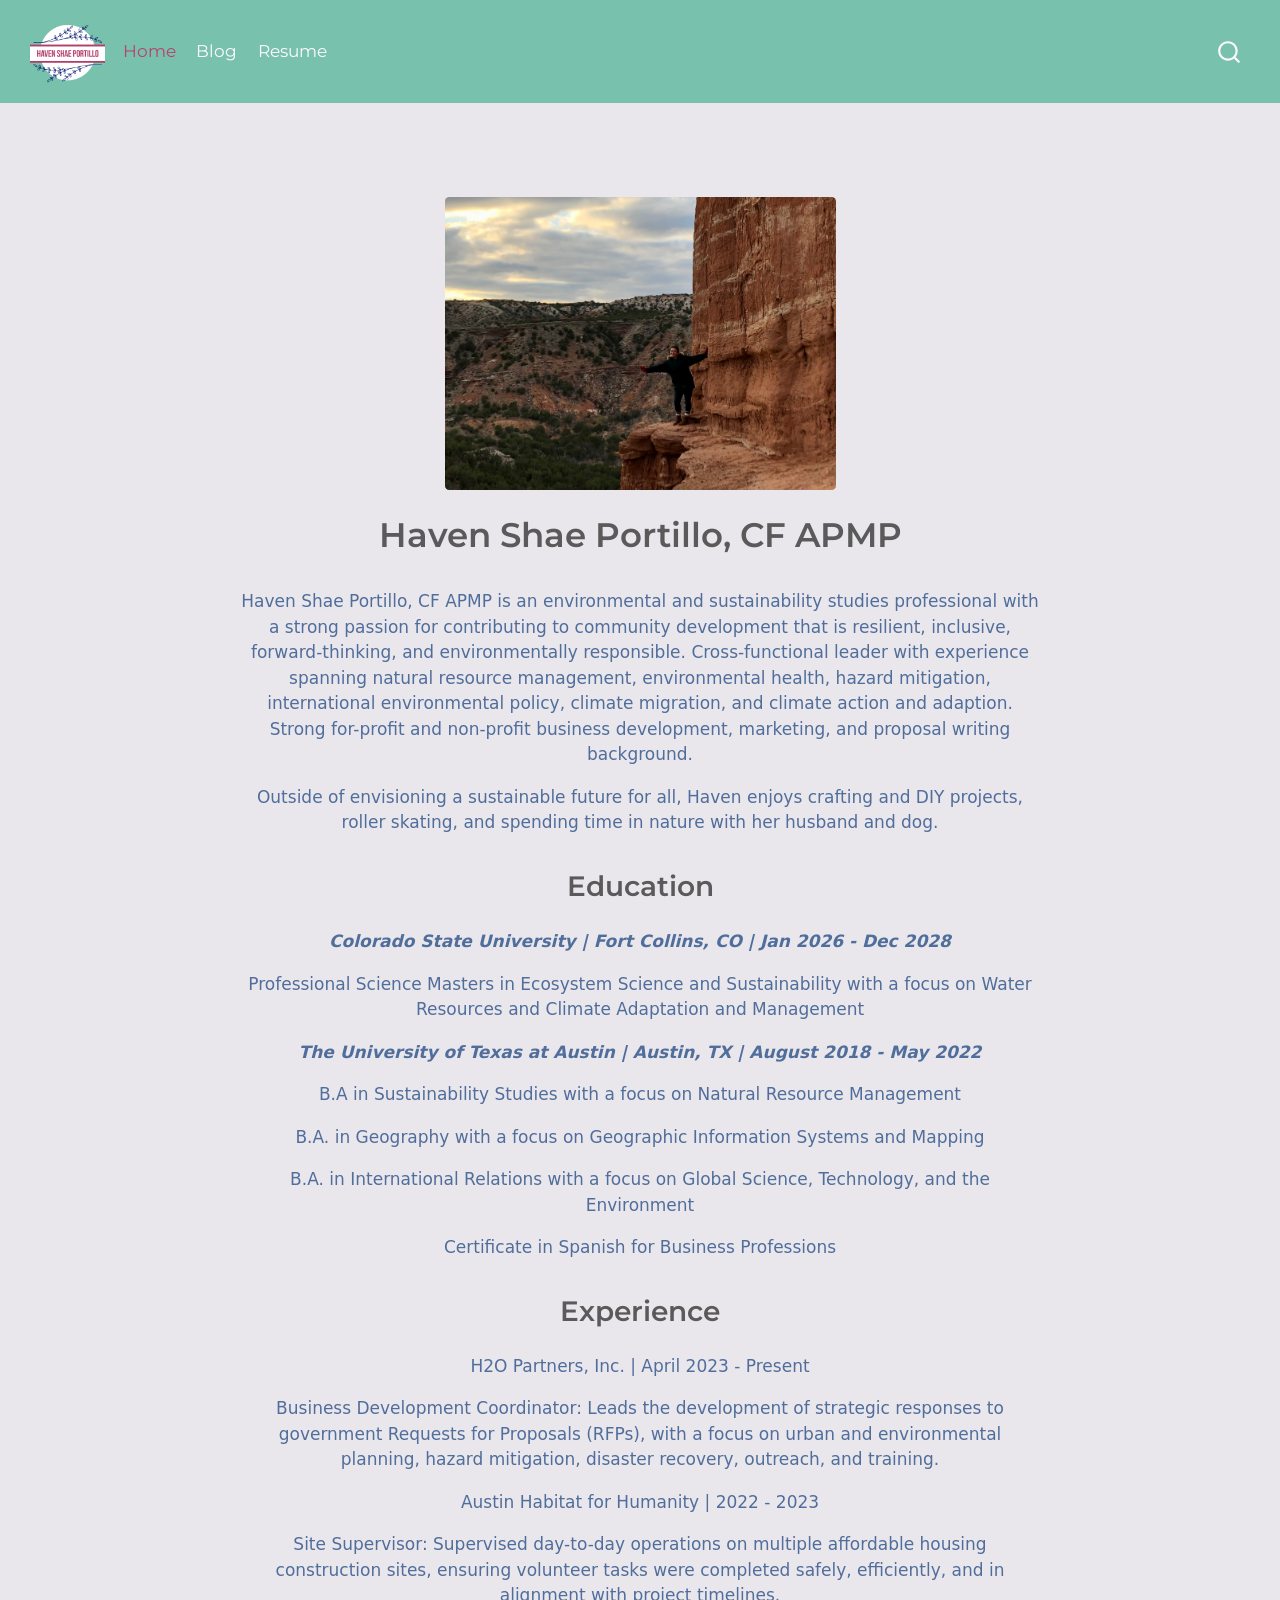
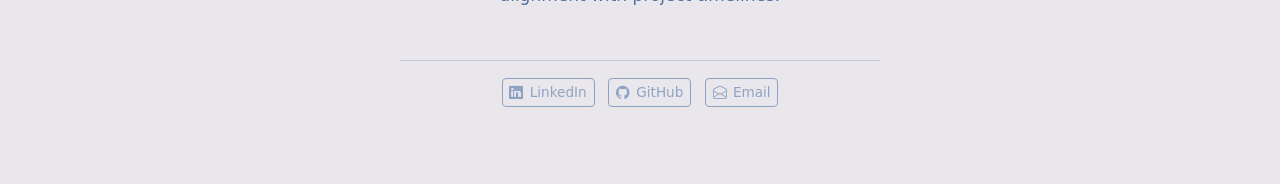
<file: docs/index.html>
<!DOCTYPE html>
<html xmlns="http://www.w3.org/1999/xhtml" lang="en" xml:lang="en"><head>

<meta charset="utf-8">
<meta name="generator" content="quarto-1.9.36">

<meta name="viewport" content="width=device-width, initial-scale=1.0, user-scalable=yes">


<title>Haven Shae Portillo, CF APMP</title>
<style>
/* Default styles provided by pandoc.
** See https://pandoc.org/MANUAL.html#variables-for-html for config info.
*/
code{white-space: pre-wrap;}
span.smallcaps{font-variant: small-caps;}
div.columns{display: flex; gap: min(4vw, 1.5em);}
div.column{flex: auto; overflow-x: auto;}
div.hanging-indent{margin-left: 1.5em; text-indent: -1.5em;}
ul.task-list{list-style: none;}
ul.task-list li input[type="checkbox"] {
  width: 0.8em;
  margin: 0 0.8em 0.2em -1em; /* quarto-specific, see https://github.com/quarto-dev/quarto-cli/issues/4556 */ 
  vertical-align: middle;
}
</style>


<script src="site_libs/quarto-nav/quarto-nav.js"></script>
<script src="site_libs/quarto-nav/headroom.min.js"></script>
<script src="site_libs/clipboard/clipboard.min.js"></script>
<script src="site_libs/quarto-search/autocomplete.umd.js"></script>
<script src="site_libs/quarto-search/fuse.min.js"></script>
<script src="site_libs/quarto-search/quarto-search.js"></script>
<meta name="quarto:offset" content="./">
<link href="./files/Logo4.png" rel="icon" type="image/png">
<script src="site_libs/quarto-html/quarto.js" type="module"></script>
<script src="site_libs/quarto-html/tabsets/tabsets.js" type="module"></script>
<script src="site_libs/quarto-html/popper.min.js"></script>
<script src="site_libs/quarto-html/tippy.umd.min.js"></script>
<link href="site_libs/quarto-html/tippy.css" rel="stylesheet">
<link href="site_libs/quarto-html/quarto-syntax-highlighting-845c23b38eaddc0f92fda52bfe77a8c8.css" rel="stylesheet" id="quarto-text-highlighting-styles">
<script src="site_libs/bootstrap/bootstrap.min.js"></script>
<link href="site_libs/bootstrap/bootstrap-icons.css" rel="stylesheet">
<link href="site_libs/bootstrap/bootstrap-2d43d465b556c2e04ec6869b9777b9b6.min.css" rel="stylesheet" append-hash="true" id="quarto-bootstrap" data-mode="light">
<script id="quarto-search-options" type="application/json">{
  "location": "navbar",
  "copy-button": false,
  "collapse-after": 3,
  "panel-placement": "end",
  "type": "overlay",
  "limit": 50,
  "keyboard-shortcut": [
    "f",
    "/",
    "s"
  ],
  "show-item-context": false,
  "language": {
    "search-no-results-text": "No results",
    "search-matching-documents-text": "matching documents",
    "search-copy-link-title": "Copy link to search",
    "search-hide-matches-text": "Hide additional matches",
    "search-more-match-text": "more match in this document",
    "search-more-matches-text": "more matches in this document",
    "search-clear-button-title": "Clear",
    "search-text-placeholder": "",
    "search-detached-cancel-button-title": "Cancel",
    "search-submit-button-title": "Submit",
    "search-label": "Search"
  }
}</script>


<link rel="stylesheet" href="styles.css">
</head>

<body class="nav-fixed fullcontent quarto-light">

<div id="quarto-search-results"></div>
  <header id="quarto-header" class="headroom fixed-top">
    <nav class="navbar navbar-expand-lg " data-bs-theme="dark">
      <div class="navbar-container container-fluid">
      <div class="navbar-brand-container mx-auto">
    <a href="./index.html" class="navbar-brand navbar-brand-logo">
    <img src="./files/Logo3.png" alt="Alt text for logo" class="navbar-logo light-content">
    <img src="./files/Logo3.png" alt="Alt text for logo" class="navbar-logo dark-content">
    </a>
  </div>
            <div id="quarto-search" class="" title="Search"></div>
          <button class="navbar-toggler" type="button" data-bs-toggle="collapse" data-bs-target="#navbarCollapse" aria-controls="navbarCollapse" role="menu" aria-expanded="false" aria-label="Toggle navigation" onclick="if (window.quartoToggleHeadroom) { window.quartoToggleHeadroom(); }">
  <span class="navbar-toggler-icon"></span>
</button>
          <div class="collapse navbar-collapse" id="navbarCollapse">
            <ul class="navbar-nav navbar-nav-scroll me-auto">
  <li class="nav-item">
    <a class="nav-link active" href="./index.html" aria-current="page"> 
<span class="menu-text">Home</span></a>
  </li>  
  <li class="nav-item">
    <a class="nav-link" href="./Blog.html"> 
<span class="menu-text">Blog</span></a>
  </li>  
  <li class="nav-item">
    <a class="nav-link" href="./files/Resume.pdf" target="_blank"> 
<span class="menu-text">Resume</span></a>
  </li>  
</ul>
          </div> <!-- /navcollapse -->
            <div class="quarto-navbar-tools">
</div>
      </div> <!-- /container-fluid -->
    </nav>
</header>
<!-- content -->
<div id="quarto-content" class="quarto-container page-columns page-rows-contents page-layout-article page-navbar">
<!-- sidebar -->
<!-- margin-sidebar -->
    
<!-- main -->
<div class="quarto-about-jolla">
  <img src="IMG_3583 2.jpeg" alt="Palo Duro Canyon State Park, Texas (2nd largest canyon in the U.S.)" class="about-image
  rounded " style="width: 23em;">
 <header id="title-block-header" class="quarto-title-block default">
<div class="quarto-title">
<h1 class="title">Haven Shae Portillo, CF APMP</h1>
</div>
<div class="quarto-title-meta">
  </div>
</header><main class="content" id="quarto-document-content">
<p>Haven Shae Portillo, CF APMP is an environmental and sustainability studies professional with a strong passion for contributing to community development that is resilient, inclusive, forward-thinking, and environmentally responsible. Cross-functional leader with experience spanning natural resource management, environmental health, hazard mitigation, international environmental policy, climate migration, and climate action and adaption. Strong for-profit and non-profit business development, marketing, and proposal writing background.</p>
<div id="hero-heading">
<p>Outside of envisioning a sustainable future for all, Haven enjoys crafting and DIY projects, roller skating, and spending time in nature with her husband and dog.</p>
<section id="education" class="level2">
<h2 data-anchor-id="education">Education</h2>
<p><strong><em>Colorado State University | Fort Collins, CO | Jan 2026 - Dec 2028</em></strong></p>
<p>Professional Science Masters in Ecosystem Science and Sustainability with a focus on Water Resources and Climate Adaptation and Management</p>
<p><strong><em>The University of Texas at Austin | Austin, TX | August 2018 - May 2022</em></strong></p>
<p>B.A in Sustainability Studies with a focus on Natural Resource Management</p>
<p>B.A. in Geography with a focus on Geographic Information Systems and Mapping</p>
<p>B.A. in International Relations with a focus on Global Science, Technology, and the Environment</p>
<p>Certificate in Spanish for Business Professions</p>
</section>
<section id="experience" class="level2">
<h2 data-anchor-id="experience">Experience</h2>
<p>H2O Partners, Inc.&nbsp;| April 2023 - Present</p>
<p>Business Development Coordinator: Leads the development of strategic responses to government Requests for Proposals (RFPs), with a focus on urban and environmental planning, hazard mitigation, disaster recovery, outreach, and training.</p>
<p>Austin Habitat for Humanity | 2022 - 2023</p>
<p>Site Supervisor: Supervised day-to-day operations on multiple affordable housing construction sites, ensuring volunteer tasks were completed safely, efficiently, and in alignment with project timelines.</p>
</section>
</div>


</main> 
  <hr class="about-sep">
   <div class="about-links">
  <a href="https://www.linkedin.com/in/haven-portillo-cf-apmp-0567111a4/" class="about-link" rel="" target="">
    <i class="bi bi-linkedin"></i>
     <span class="about-link-text">LinkedIn</span>
  </a>
  <a href="https://github.com/haven-shae" class="about-link" rel="" target="">
    <i class="bi bi-github"></i>
     <span class="about-link-text">GitHub</span>
  </a>
  <a href="mailto:haven.portillo@colostate.edu" class="about-link" rel="" target="">
    <i class="bi bi-envelope-open"></i>
     <span class="about-link-text">Email</span>
  </a>
</div>
</div>
 <!-- /main -->
<script id="quarto-html-after-body" type="application/javascript">
  window.document.addEventListener("DOMContentLoaded", function (event) {
    const isCodeAnnotation = (el) => {
      for (const clz of el.classList) {
        if (clz.startsWith('code-annotation-')) {                     
          return true;
        }
      }
      return false;
    }
    const onCopySuccess = function(e) {
      // button target
      const button = e.trigger;
      // don't keep focus
      button.blur();
      // flash "checked"
      button.classList.add('code-copy-button-checked');
      var currentTitle = button.getAttribute("title");
      button.setAttribute("title", "Copied!");
      let tooltip;
      if (window.bootstrap) {
        button.setAttribute("data-bs-toggle", "tooltip");
        button.setAttribute("data-bs-placement", "left");
        button.setAttribute("data-bs-title", "Copied!");
        tooltip = new bootstrap.Tooltip(button, 
          { trigger: "manual", 
            customClass: "code-copy-button-tooltip",
            offset: [0, -8]});
        tooltip.show();    
      }
      setTimeout(function() {
        if (tooltip) {
          tooltip.hide();
          button.removeAttribute("data-bs-title");
          button.removeAttribute("data-bs-toggle");
          button.removeAttribute("data-bs-placement");
        }
        button.setAttribute("title", currentTitle);
        button.classList.remove('code-copy-button-checked');
      }, 1000);
      // clear code selection
      e.clearSelection();
    }
    const getTextToCopy = function(trigger) {
      const outerScaffold = trigger.parentElement.cloneNode(true);
      const codeEl = outerScaffold.querySelector('code');
      for (const childEl of codeEl.children) {
        if (isCodeAnnotation(childEl)) {
          childEl.remove();
        }
      }
      return codeEl.innerText;
    }
    const clipboard = new window.ClipboardJS('.code-copy-button:not([data-in-quarto-modal])', {
      text: getTextToCopy
    });
    clipboard.on('success', onCopySuccess);
    if (window.document.getElementById('quarto-embedded-source-code-modal')) {
      const clipboardModal = new window.ClipboardJS('.code-copy-button[data-in-quarto-modal]', {
        text: getTextToCopy,
        container: window.document.getElementById('quarto-embedded-source-code-modal')
      });
      clipboardModal.on('success', onCopySuccess);
    }
      var localhostRegex = new RegExp(/^(?:http|https):\/\/localhost\:?[0-9]*\//);
      var mailtoRegex = new RegExp(/^mailto:/);
        var filterRegex = new RegExp('/' + window.location.host + '/');
      var isInternal = (href) => {
          return filterRegex.test(href) || localhostRegex.test(href) || mailtoRegex.test(href);
      }
      // Inspect non-navigation links and adorn them if external
     var links = window.document.querySelectorAll('a[href]:not(.nav-link):not(.navbar-brand):not(.toc-action):not(.sidebar-link):not(.sidebar-item-toggle):not(.pagination-link):not(.no-external):not([aria-hidden]):not(.dropdown-item):not(.quarto-navigation-tool):not(.about-link)');
      for (var i=0; i<links.length; i++) {
        const link = links[i];
        if (!isInternal(link.href)) {
          // undo the damage that might have been done by quarto-nav.js in the case of
          // links that we want to consider external
          if (link.dataset.originalHref !== undefined) {
            link.href = link.dataset.originalHref;
          }
        }
      }
    function tippyHover(el, contentFn, onTriggerFn, onUntriggerFn) {
      const config = {
        allowHTML: true,
        maxWidth: 500,
        delay: 100,
        arrow: false,
        appendTo: function(el) {
            return el.parentElement;
        },
        interactive: true,
        interactiveBorder: 10,
        theme: 'quarto',
        placement: 'bottom-start',
      };
      if (contentFn) {
        config.content = contentFn;
      }
      if (onTriggerFn) {
        config.onTrigger = onTriggerFn;
      }
      if (onUntriggerFn) {
        config.onUntrigger = onUntriggerFn;
      }
      window.tippy(el, config); 
    }
    const noterefs = window.document.querySelectorAll('a[role="doc-noteref"]');
    for (var i=0; i<noterefs.length; i++) {
      const ref = noterefs[i];
      tippyHover(ref, function() {
        // use id or data attribute instead here
        let href = ref.getAttribute('data-footnote-href') || ref.getAttribute('href');
        try { href = new URL(href).hash; } catch {}
        const id = href.replace(/^#\/?/, "");
        const note = window.document.getElementById(id);
        if (note) {
          return note.innerHTML;
        } else {
          return "";
        }
      });
    }
    const xrefs = window.document.querySelectorAll('a.quarto-xref');
    const processXRef = (id, note) => {
      // Strip column container classes
      const stripColumnClz = (el) => {
        el.classList.remove("page-full", "page-columns");
        if (el.children) {
          for (const child of el.children) {
            stripColumnClz(child);
          }
        }
      }
      stripColumnClz(note)
      if (id === null || id.startsWith('sec-')) {
        // Special case sections, only their first couple elements
        const container = document.createElement("div");
        if (note.children && note.children.length > 2) {
          container.appendChild(note.children[0].cloneNode(true));
          for (let i = 1; i < note.children.length; i++) {
            const child = note.children[i];
            if (child.tagName === "P" && child.innerText === "") {
              continue;
            } else {
              container.appendChild(child.cloneNode(true));
              break;
            }
          }
          if (window.Quarto?.typesetMath) {
            window.Quarto.typesetMath(container);
          }
          return container.innerHTML
        } else {
          if (window.Quarto?.typesetMath) {
            window.Quarto.typesetMath(note);
          }
          return note.innerHTML;
        }
      } else {
        // Remove any anchor links if they are present
        const anchorLink = note.querySelector('a.anchorjs-link');
        if (anchorLink) {
          anchorLink.remove();
        }
        if (window.Quarto?.typesetMath) {
          window.Quarto.typesetMath(note);
        }
        if (note.classList.contains("callout")) {
          return note.outerHTML;
        } else {
          return note.innerHTML;
        }
      }
    }
    for (var i=0; i<xrefs.length; i++) {
      const xref = xrefs[i];
      tippyHover(xref, undefined, function(instance) {
        instance.disable();
        let url = xref.getAttribute('href');
        let hash = undefined; 
        if (url.startsWith('#')) {
          hash = url;
        } else {
          try { hash = new URL(url).hash; } catch {}
        }
        if (hash) {
          const id = hash.replace(/^#\/?/, "");
          const note = window.document.getElementById(id);
          if (note !== null) {
            try {
              const html = processXRef(id, note.cloneNode(true));
              instance.setContent(html);
            } finally {
              instance.enable();
              instance.show();
            }
          } else {
            // See if we can fetch this
            fetch(url.split('#')[0])
            .then(res => res.text())
            .then(html => {
              const parser = new DOMParser();
              const htmlDoc = parser.parseFromString(html, "text/html");
              const note = htmlDoc.getElementById(id);
              if (note !== null) {
                const html = processXRef(id, note);
                instance.setContent(html);
              } 
            }).finally(() => {
              instance.enable();
              instance.show();
            });
          }
        } else {
          // See if we can fetch a full url (with no hash to target)
          // This is a special case and we should probably do some content thinning / targeting
          fetch(url)
          .then(res => res.text())
          .then(html => {
            const parser = new DOMParser();
            const htmlDoc = parser.parseFromString(html, "text/html");
            const note = htmlDoc.querySelector('main.content');
            if (note !== null) {
              // This should only happen for chapter cross references
              // (since there is no id in the URL)
              // remove the first header
              if (note.children.length > 0 && note.children[0].tagName === "HEADER") {
                note.children[0].remove();
              }
              const html = processXRef(null, note);
              instance.setContent(html);
            } 
          }).finally(() => {
            instance.enable();
            instance.show();
          });
        }
      }, function(instance) {
      });
    }
        let selectedAnnoteEl;
        const selectorForAnnotation = ( cell, annotation) => {
          let cellAttr = 'data-code-cell="' + cell + '"';
          let lineAttr = 'data-code-annotation="' +  annotation + '"';
          const selector = 'span[' + cellAttr + '][' + lineAttr + ']';
          return selector;
        }
        const selectCodeLines = (annoteEl) => {
          const doc = window.document;
          const targetCell = annoteEl.getAttribute("data-target-cell");
          const targetAnnotation = annoteEl.getAttribute("data-target-annotation");
          const annoteSpan = window.document.querySelector(selectorForAnnotation(targetCell, targetAnnotation));
          const lines = annoteSpan.getAttribute("data-code-lines").split(",");
          const lineIds = lines.map((line) => {
            return targetCell + "-" + line;
          })
          let top = null;
          let height = null;
          let parent = null;
          if (lineIds.length > 0) {
              //compute the position of the single el (top and bottom and make a div)
              const el = window.document.getElementById(lineIds[0]);
              top = el.offsetTop;
              height = el.offsetHeight;
              parent = el.parentElement.parentElement;
            if (lineIds.length > 1) {
              const lastEl = window.document.getElementById(lineIds[lineIds.length - 1]);
              const bottom = lastEl.offsetTop + lastEl.offsetHeight;
              height = bottom - top;
            }
            if (top !== null && height !== null && parent !== null) {
              // cook up a div (if necessary) and position it 
              let div = window.document.getElementById("code-annotation-line-highlight");
              if (div === null) {
                div = window.document.createElement("div");
                div.setAttribute("id", "code-annotation-line-highlight");
                div.style.position = 'absolute';
                parent.appendChild(div);
              }
              div.style.top = top - 2 + "px";
              div.style.height = height + 4 + "px";
              div.style.left = 0;
              let gutterDiv = window.document.getElementById("code-annotation-line-highlight-gutter");
              if (gutterDiv === null) {
                gutterDiv = window.document.createElement("div");
                gutterDiv.setAttribute("id", "code-annotation-line-highlight-gutter");
                gutterDiv.style.position = 'absolute';
                const codeCell = window.document.getElementById(targetCell);
                const gutter = codeCell.querySelector('.code-annotation-gutter');
                gutter.appendChild(gutterDiv);
              }
              gutterDiv.style.top = top - 2 + "px";
              gutterDiv.style.height = height + 4 + "px";
            }
            selectedAnnoteEl = annoteEl;
          }
        };
        const unselectCodeLines = () => {
          const elementsIds = ["code-annotation-line-highlight", "code-annotation-line-highlight-gutter"];
          elementsIds.forEach((elId) => {
            const div = window.document.getElementById(elId);
            if (div) {
              div.remove();
            }
          });
          selectedAnnoteEl = undefined;
        };
          // Handle positioning of the toggle
      window.addEventListener(
        "resize",
        throttle(() => {
          elRect = undefined;
          if (selectedAnnoteEl) {
            selectCodeLines(selectedAnnoteEl);
          }
        }, 10)
      );
      function throttle(fn, ms) {
      let throttle = false;
      let timer;
        return (...args) => {
          if(!throttle) { // first call gets through
              fn.apply(this, args);
              throttle = true;
          } else { // all the others get throttled
              if(timer) clearTimeout(timer); // cancel #2
              timer = setTimeout(() => {
                fn.apply(this, args);
                timer = throttle = false;
              }, ms);
          }
        };
      }
        // Attach click handler to the DT
        const annoteDls = window.document.querySelectorAll('dt[data-target-cell]');
        for (const annoteDlNode of annoteDls) {
          annoteDlNode.addEventListener('click', (event) => {
            const clickedEl = event.target;
            if (clickedEl !== selectedAnnoteEl) {
              unselectCodeLines();
              const activeEl = window.document.querySelector('dt[data-target-cell].code-annotation-active');
              if (activeEl) {
                activeEl.classList.remove('code-annotation-active');
              }
              selectCodeLines(clickedEl);
              clickedEl.classList.add('code-annotation-active');
            } else {
              // Unselect the line
              unselectCodeLines();
              clickedEl.classList.remove('code-annotation-active');
            }
          });
        }
    const findCites = (el) => {
      const parentEl = el.parentElement;
      if (parentEl) {
        const cites = parentEl.dataset.cites;
        if (cites) {
          return {
            el,
            cites: cites.split(' ')
          };
        } else {
          return findCites(el.parentElement)
        }
      } else {
        return undefined;
      }
    };
    var bibliorefs = window.document.querySelectorAll('a[role="doc-biblioref"]');
    for (var i=0; i<bibliorefs.length; i++) {
      const ref = bibliorefs[i];
      const citeInfo = findCites(ref);
      if (citeInfo) {
        tippyHover(citeInfo.el, function() {
          var popup = window.document.createElement('div');
          citeInfo.cites.forEach(function(cite) {
            var citeDiv = window.document.createElement('div');
            citeDiv.classList.add('hanging-indent');
            citeDiv.classList.add('csl-entry');
            var biblioDiv = window.document.getElementById('ref-' + cite);
            if (biblioDiv) {
              citeDiv.innerHTML = biblioDiv.innerHTML;
            }
            popup.appendChild(citeDiv);
          });
          return popup.innerHTML;
        });
      }
    }
  });
  </script>
</div> <!-- /content -->




</body></html>
</file>
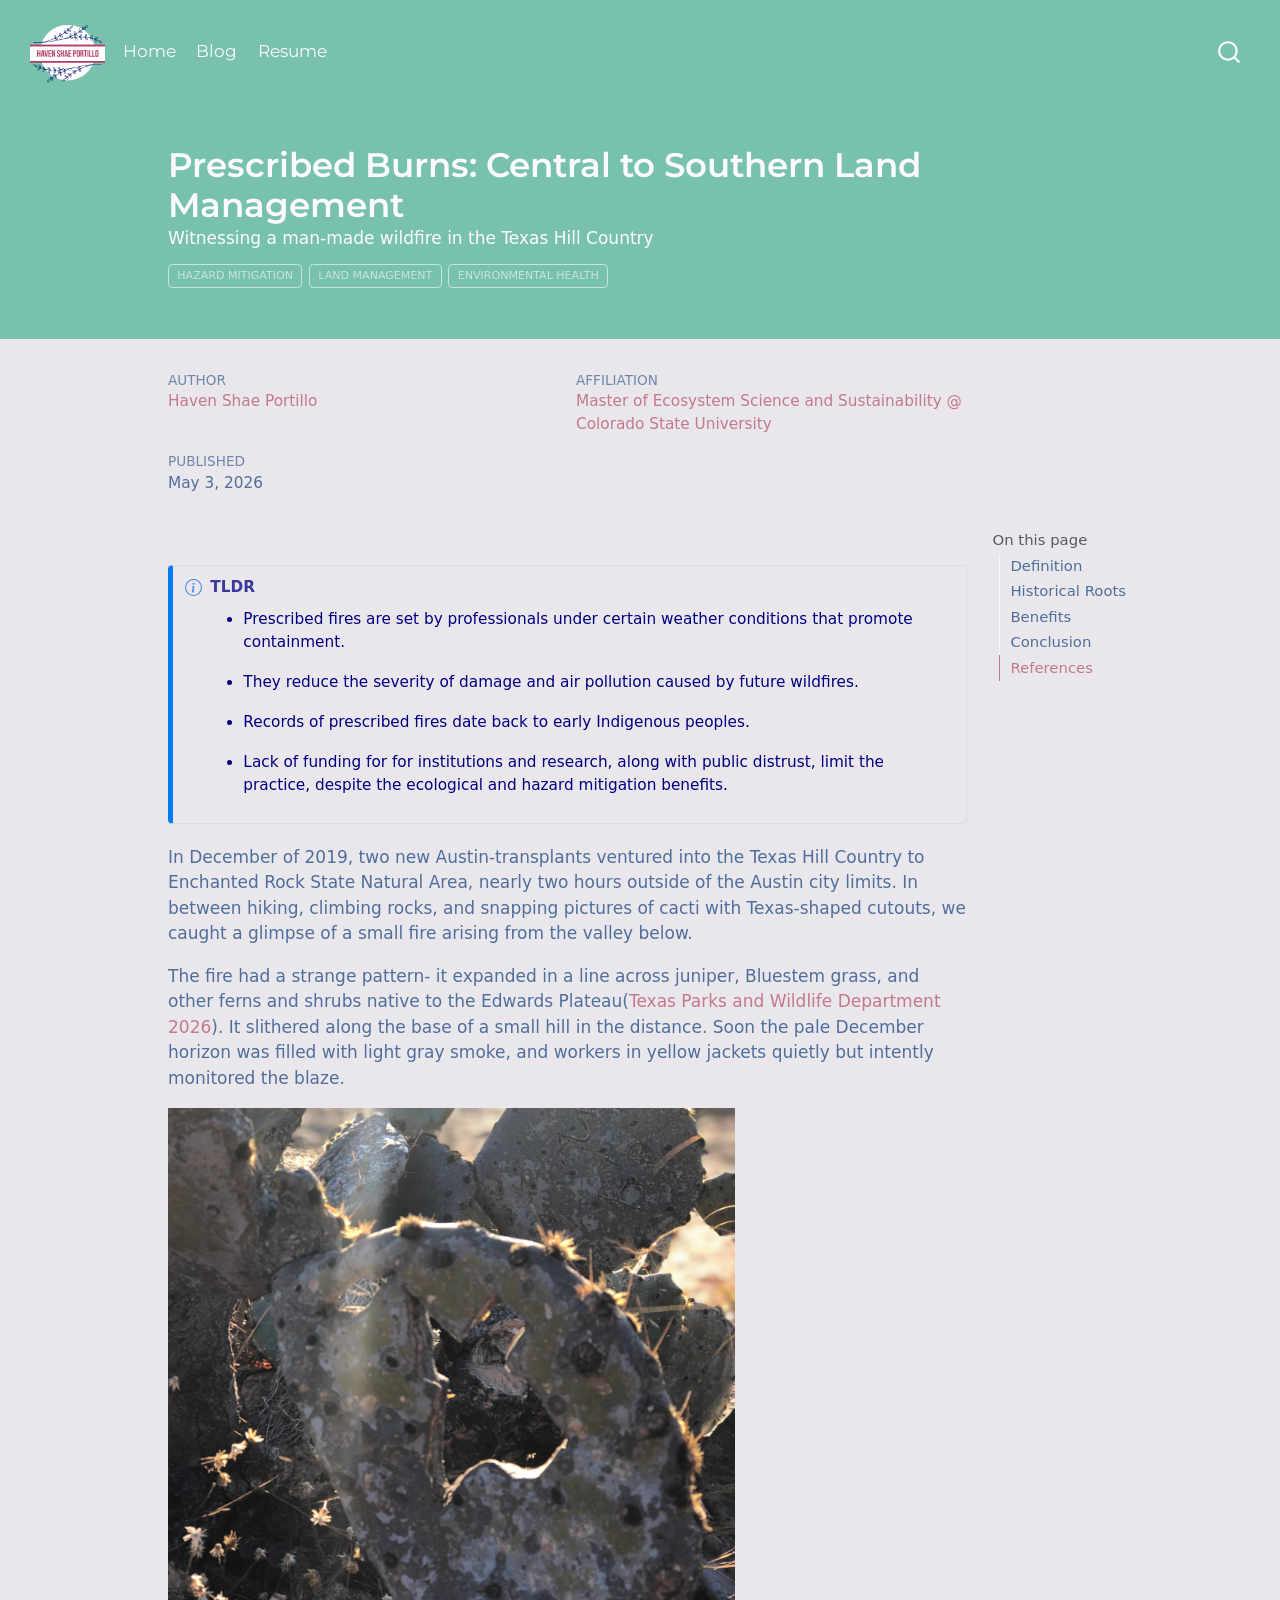
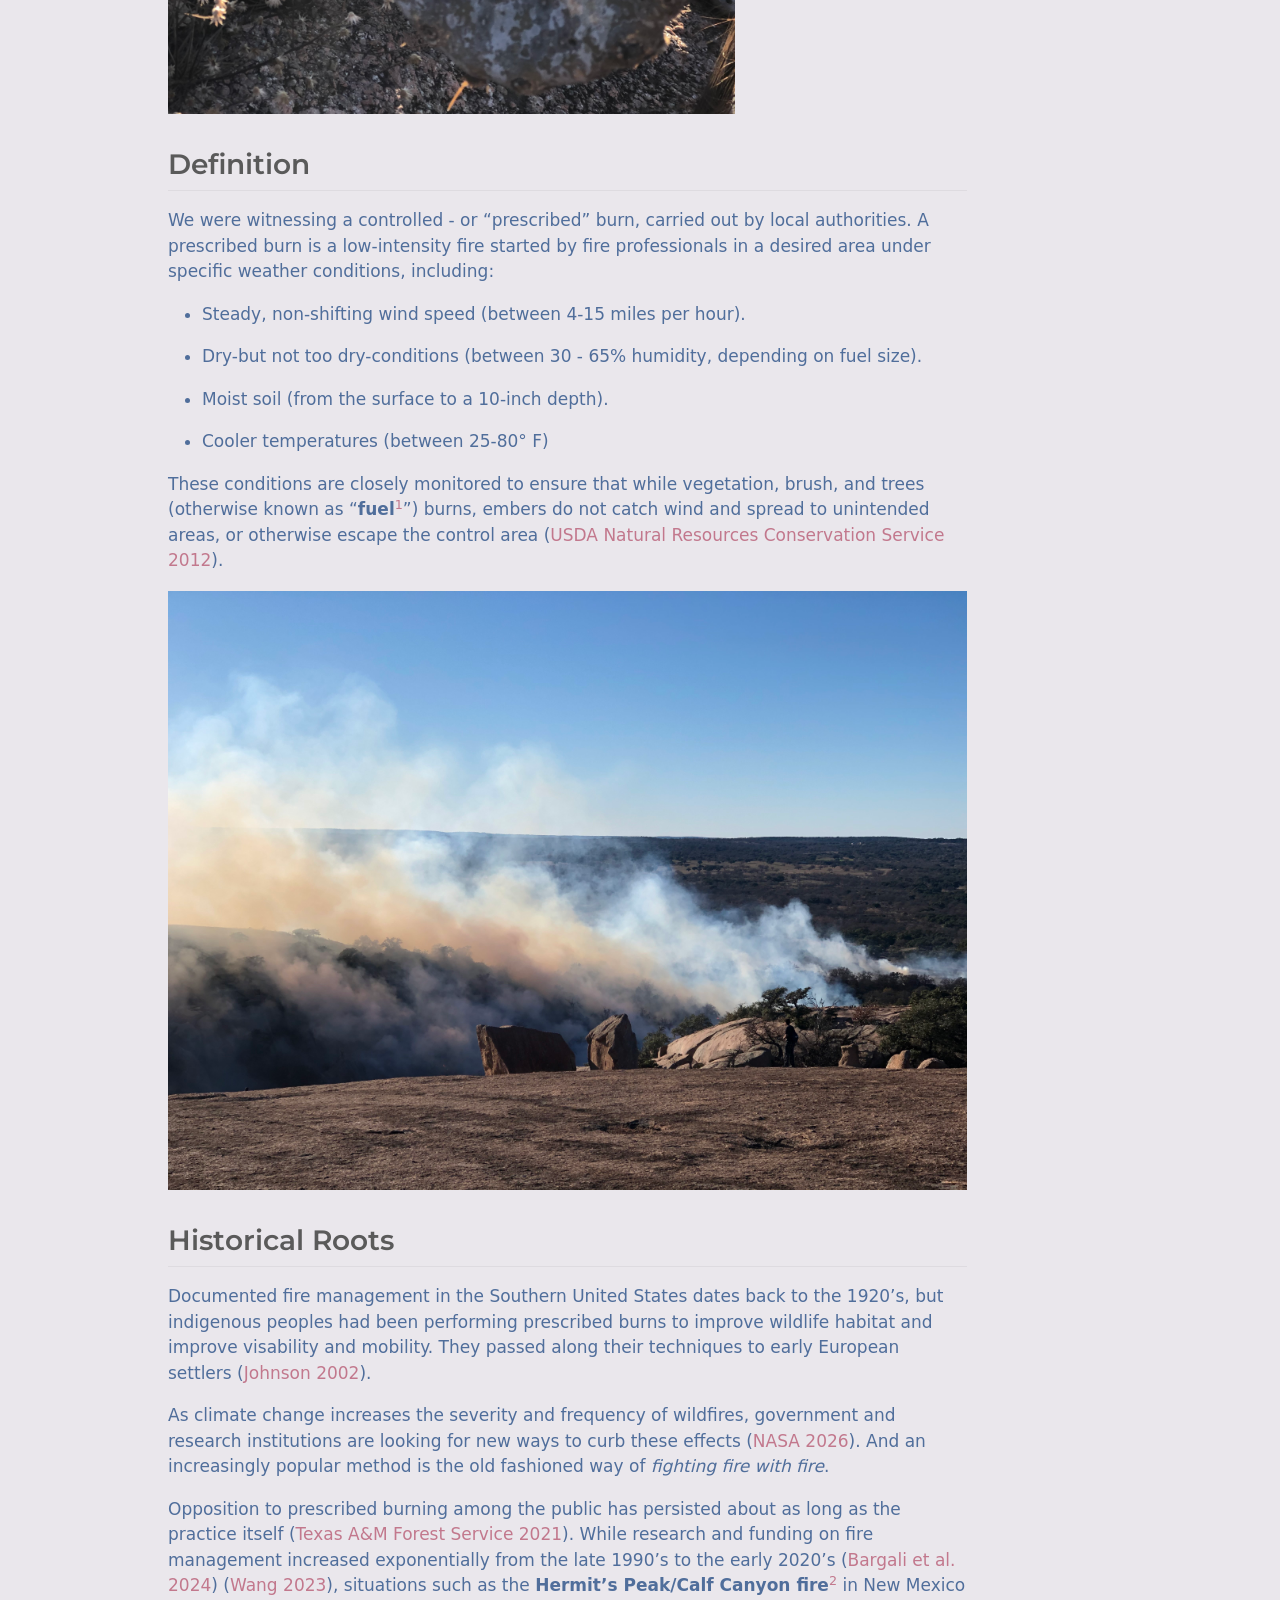
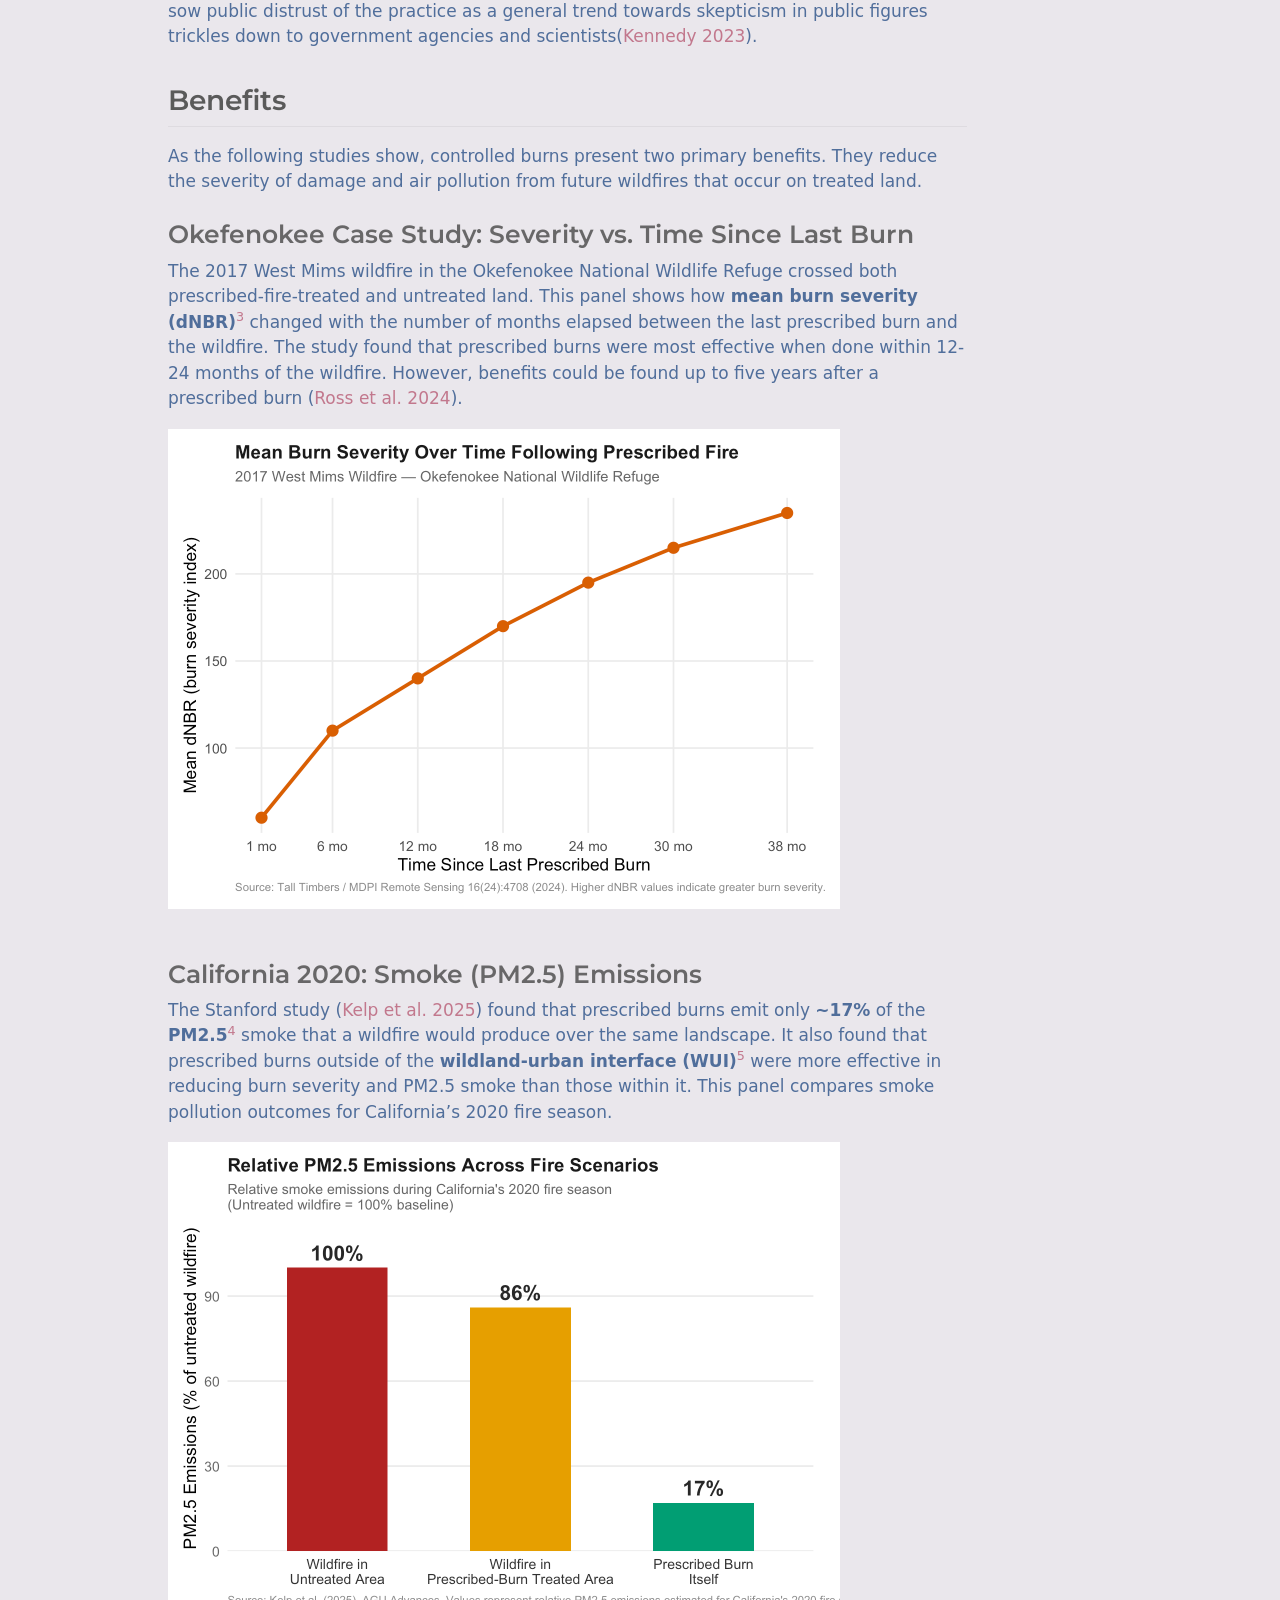
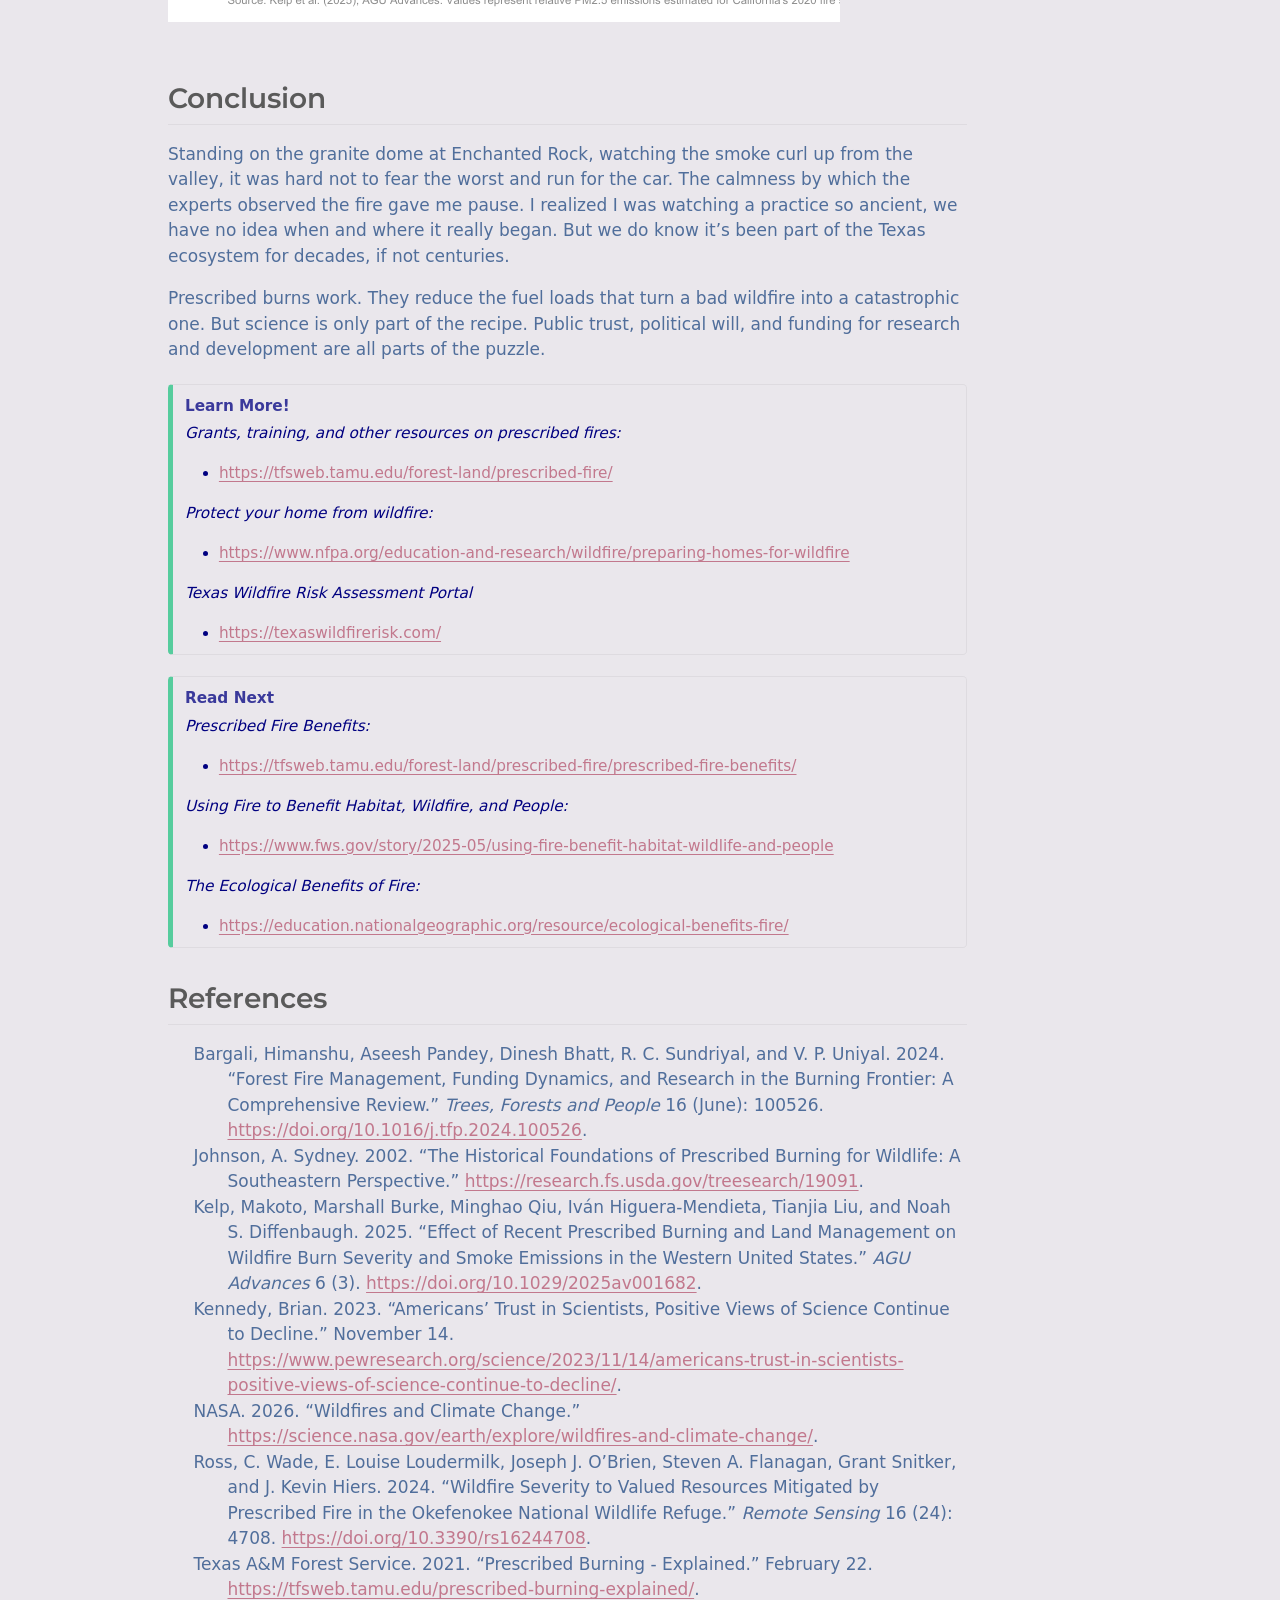
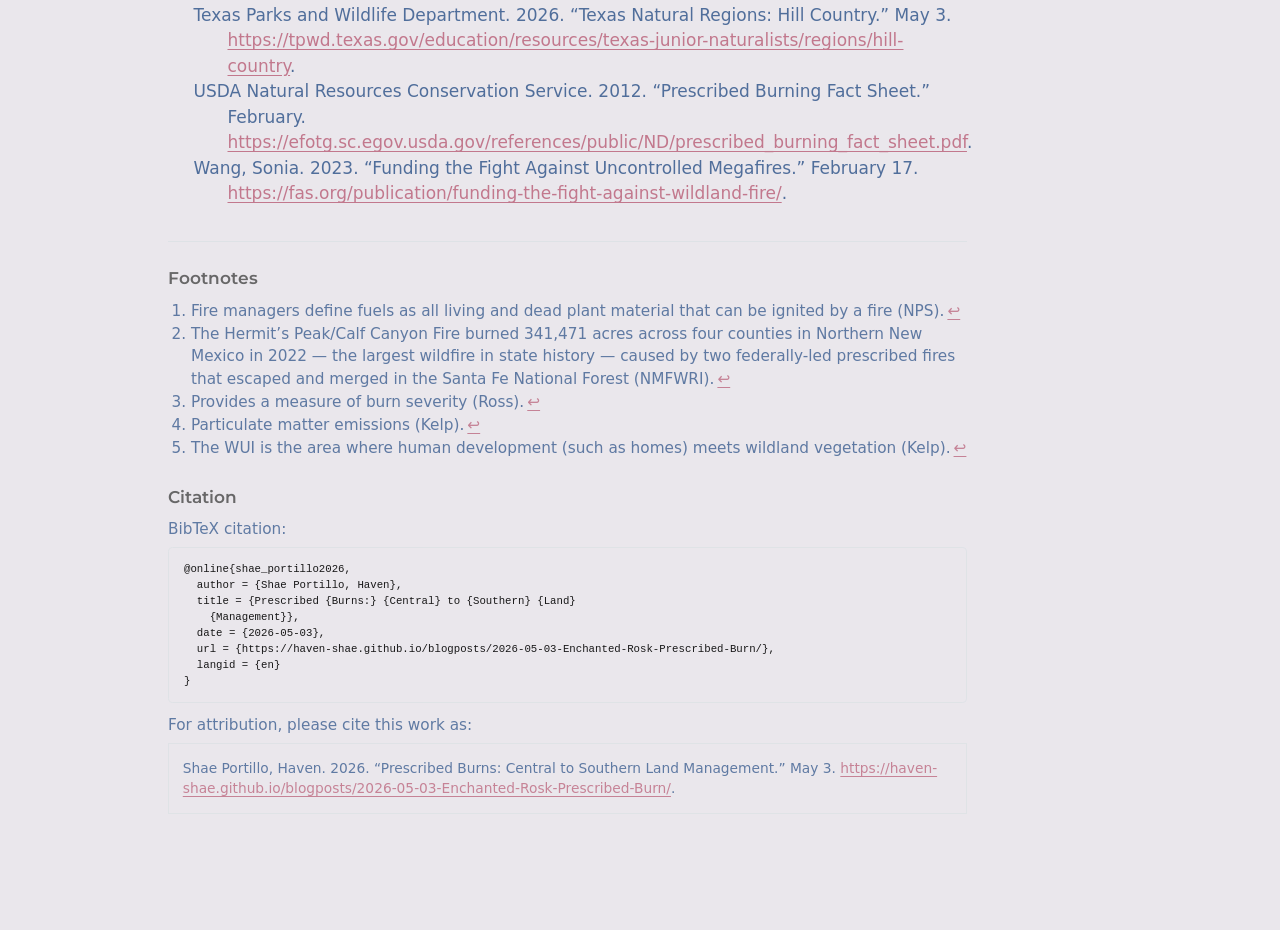
<file: docs/blogposts/2026-05-03-Enchanted-Rock-Prescribed-Burn/index.html>
<!DOCTYPE html>
<html xmlns="http://www.w3.org/1999/xhtml" lang="en" xml:lang="en"><head>

<meta charset="utf-8">
<meta name="generator" content="quarto-1.9.36">

<meta name="viewport" content="width=device-width, initial-scale=1.0, user-scalable=yes">

<meta name="author" content="Haven Shae Portillo">
<meta name="dcterms.date" content="2026-05-03">
<meta name="description" content="Witnessing a man-made wildfire in the Texas Hill Country">

<title>Prescribed Burns: Central to Southern Land Management – Haven Shae Portillo, CF APMP</title>
<style>
/* Default styles provided by pandoc.
** See https://pandoc.org/MANUAL.html#variables-for-html for config info.
*/
code{white-space: pre-wrap;}
span.smallcaps{font-variant: small-caps;}
div.columns{display: flex; gap: min(4vw, 1.5em);}
div.column{flex: auto; overflow-x: auto;}
div.hanging-indent{margin-left: 1.5em; text-indent: -1.5em;}
ul.task-list{list-style: none;}
ul.task-list li input[type="checkbox"] {
  width: 0.8em;
  margin: 0 0.8em 0.2em -1em; /* quarto-specific, see https://github.com/quarto-dev/quarto-cli/issues/4556 */ 
  vertical-align: middle;
}
/* CSS for citations */
div.csl-bib-body { }
div.csl-entry {
  clear: both;
}
.hanging-indent div.csl-entry {
  margin-left:2em;
  text-indent:-2em;
}
div.csl-left-margin {
  min-width:2em;
  float:left;
}
div.csl-right-inline {
  margin-left:2em;
  padding-left:1em;
}
div.csl-indent {
  margin-left: 2em;
}</style>


<script src="../../site_libs/quarto-nav/quarto-nav.js"></script>
<script src="../../site_libs/quarto-nav/headroom.min.js"></script>
<script src="../../site_libs/clipboard/clipboard.min.js"></script>
<script src="../../site_libs/quarto-search/autocomplete.umd.js"></script>
<script src="../../site_libs/quarto-search/fuse.min.js"></script>
<script src="../../site_libs/quarto-search/quarto-search.js"></script>
<meta name="quarto:offset" content="../../">
<link href="../../files/Logo4.png" rel="icon" type="image/png">
<script src="../../site_libs/quarto-html/quarto.js" type="module"></script>
<script src="../../site_libs/quarto-html/tabsets/tabsets.js" type="module"></script>
<script src="../../site_libs/quarto-html/popper.min.js"></script>
<script src="../../site_libs/quarto-html/tippy.umd.min.js"></script>
<script src="../../site_libs/quarto-html/anchor.min.js"></script>
<link href="../../site_libs/quarto-html/tippy.css" rel="stylesheet">
<link href="../../site_libs/quarto-html/quarto-syntax-highlighting-845c23b38eaddc0f92fda52bfe77a8c8.css" rel="stylesheet" id="quarto-text-highlighting-styles">
<script src="../../site_libs/bootstrap/bootstrap.min.js"></script>
<link href="../../site_libs/bootstrap/bootstrap-icons.css" rel="stylesheet">
<link href="../../site_libs/bootstrap/bootstrap-2d43d465b556c2e04ec6869b9777b9b6.min.css" rel="stylesheet" append-hash="true" id="quarto-bootstrap" data-mode="light">
<script id="quarto-search-options" type="application/json">{
  "location": "navbar",
  "copy-button": false,
  "collapse-after": 3,
  "panel-placement": "end",
  "type": "overlay",
  "limit": 50,
  "keyboard-shortcut": [
    "f",
    "/",
    "s"
  ],
  "show-item-context": false,
  "language": {
    "search-no-results-text": "No results",
    "search-matching-documents-text": "matching documents",
    "search-copy-link-title": "Copy link to search",
    "search-hide-matches-text": "Hide additional matches",
    "search-more-match-text": "more match in this document",
    "search-more-matches-text": "more matches in this document",
    "search-clear-button-title": "Clear",
    "search-text-placeholder": "",
    "search-detached-cancel-button-title": "Cancel",
    "search-submit-button-title": "Submit",
    "search-label": "Search"
  }
}</script>


<link rel="stylesheet" href="../../styles.css">
</head>

<body class="nav-fixed quarto-light">

<div id="quarto-search-results"></div>
  <header id="quarto-header" class="headroom fixed-top quarto-banner">
    <nav class="navbar navbar-expand-lg " data-bs-theme="dark">
      <div class="navbar-container container-fluid">
      <div class="navbar-brand-container mx-auto">
    <a href="../../index.html" class="navbar-brand navbar-brand-logo">
    <img src="../../files/Logo3.png" alt="Alt text for logo" class="navbar-logo light-content">
    <img src="../../files/Logo3.png" alt="Alt text for logo" class="navbar-logo dark-content">
    </a>
  </div>
            <div id="quarto-search" class="" title="Search"></div>
          <button class="navbar-toggler" type="button" data-bs-toggle="collapse" data-bs-target="#navbarCollapse" aria-controls="navbarCollapse" role="menu" aria-expanded="false" aria-label="Toggle navigation" onclick="if (window.quartoToggleHeadroom) { window.quartoToggleHeadroom(); }">
  <span class="navbar-toggler-icon"></span>
</button>
          <div class="collapse navbar-collapse" id="navbarCollapse">
            <ul class="navbar-nav navbar-nav-scroll me-auto">
  <li class="nav-item">
    <a class="nav-link" href="../../index.html"> 
<span class="menu-text">Home</span></a>
  </li>  
  <li class="nav-item">
    <a class="nav-link" href="../../Blog.html"> 
<span class="menu-text">Blog</span></a>
  </li>  
  <li class="nav-item">
    <a class="nav-link" href="../../files/Resume.pdf" target="_blank"> 
<span class="menu-text">Resume</span></a>
  </li>  
</ul>
          </div> <!-- /navcollapse -->
            <div class="quarto-navbar-tools">
</div>
      </div> <!-- /container-fluid -->
    </nav>
</header>
<!-- content -->
<header id="title-block-header" class="quarto-title-block default page-columns page-full">
  <div class="quarto-title-banner page-columns page-full">
    <div class="quarto-title column-body">
      <h1 class="title">Prescribed Burns: Central to Southern Land Management</h1>
                  <div>
        <div class="description">
          Witnessing a man-made wildfire in the Texas Hill Country
        </div>
      </div>
                          <div class="quarto-categories">
                <div class="quarto-category">Hazard Mitigation</div>
                <div class="quarto-category">Land Management</div>
                <div class="quarto-category">Environmental Health</div>
              </div>
                  </div>
  </div>
    
  <div class="quarto-title-meta-author">
    <div class="quarto-title-meta-heading">Author</div>
    <div class="quarto-title-meta-heading">Affiliation</div>
    
      <div class="quarto-title-meta-contents">
      <p class="author"><a href="https://haven-shae.github.io/">Haven Shae Portillo</a> </p>
    </div>
    <div class="quarto-title-meta-contents">
          <p class="affiliation">
              <a href="https://graduateschool.colostate.edu/programs/ecosystem_science_sustainability_psm/">
              Master of Ecosystem Science and Sustainability @ Colorado State University
              </a>
            </p>
        </div>
    </div>

  <div class="quarto-title-meta">

        
      <div>
      <div class="quarto-title-meta-heading">Published</div>
      <div class="quarto-title-meta-contents">
        <p class="date">May 3, 2026</p>
      </div>
    </div>
    
      
    </div>
    
  
  </header><div id="quarto-content" class="quarto-container page-columns page-rows-contents page-layout-article page-navbar">
<!-- sidebar -->
<!-- margin-sidebar -->
    <div id="quarto-margin-sidebar" class="sidebar margin-sidebar">
        <nav id="TOC" role="doc-toc" class="toc-active">
    <h2 id="toc-title">On this page</h2>
   
  <ul>
  <li><a href="#definition" id="toc-definition" class="nav-link active" data-scroll-target="#definition">Definition</a></li>
  <li><a href="#historical-roots" id="toc-historical-roots" class="nav-link" data-scroll-target="#historical-roots">Historical Roots</a></li>
  <li><a href="#benefits" id="toc-benefits" class="nav-link" data-scroll-target="#benefits">Benefits</a>
  <ul class="collapse">
  <li><a href="#okefenokee-case-study-severity-vs.-time-since-last-burn" id="toc-okefenokee-case-study-severity-vs.-time-since-last-burn" class="nav-link" data-scroll-target="#okefenokee-case-study-severity-vs.-time-since-last-burn">Okefenokee Case Study: Severity vs.&nbsp;Time Since Last Burn</a></li>
  <li><a href="#california-2020-smoke-pm2.5-emissions" id="toc-california-2020-smoke-pm2.5-emissions" class="nav-link" data-scroll-target="#california-2020-smoke-pm2.5-emissions">California 2020: Smoke (PM2.5) Emissions</a></li>
  </ul></li>
  <li><a href="#conclusion" id="toc-conclusion" class="nav-link" data-scroll-target="#conclusion">Conclusion</a></li>
  <li><a href="#references" id="toc-references" class="nav-link" data-scroll-target="#references">References</a></li>
  </ul>
</nav>
    </div>
<!-- main -->
<main class="content quarto-banner-title-block" id="quarto-document-content">





<div class="callout callout-style-simple callout-note callout-titled" style="color: navy;">
<div class="callout-header d-flex align-content-center">
<div class="callout-icon-container">
<i class="callout-icon"></i>
</div>
<div class="callout-title-container flex-fill">
<span class="screen-reader-only">Note</span>TLDR
</div>
</div>
<div class="callout-body-container callout-body">
<ul>
<li><p>Prescribed fires are set by professionals under certain weather conditions that promote containment.</p></li>
<li><p>They reduce the severity of damage and air pollution caused by future wildfires.</p></li>
<li><p>Records of prescribed fires date back to early Indigenous peoples.</p></li>
<li><p>Lack of funding for for institutions and research, along with public distrust, limit the practice, despite the ecological and hazard mitigation benefits.</p></li>
</ul>
</div>
</div>
<p>In December of 2019, two new Austin-transplants ventured into the Texas Hill Country to Enchanted Rock State Natural Area, nearly two hours outside of the Austin city limits. In between hiking, climbing rocks, and snapping pictures of cacti with Texas-shaped cutouts, we caught a glimpse of a small fire arising from the valley below.</p>
<p>The fire had a strange pattern- it expanded in a line across juniper, Bluestem grass, and other ferns and shrubs native to the Edwards Plateau<span class="citation" data-cites="TWDB2026">(<a href="#ref-TWDB2026" role="doc-biblioref">Texas Parks and Wildlife Department 2026</a>)</span>. It slithered along the base of a small hill in the distance. Soon the pale December horizon was filled with light gray smoke, and workers in yellow jackets quietly but intently monitored the blaze.</p>
<p><img src="IMG_7503 2.jpeg" class="img-fluid" style="width:15cm"></p>
<section id="definition" class="level2">
<h2 class="anchored" data-anchor-id="definition">Definition</h2>
<p>We were witnessing a controlled - or “prescribed” burn, carried out by local authorities. A prescribed burn is a low-intensity fire started by fire professionals in a desired area under specific weather conditions, including:</p>
<ul>
<li><p>Steady, non-shifting wind speed (between 4-15 miles per hour).</p></li>
<li><p>Dry-but not too dry-conditions (between 30 - 65% humidity, depending on fuel size).</p></li>
<li><p>Moist soil (from the surface to a 10-inch depth).</p></li>
<li><p>Cooler temperatures (between 25-80° F)</p></li>
</ul>
<p>These conditions are closely monitored to ensure that while vegetation, brush, and trees (otherwise known as “<strong>fuel</strong><a href="#fn1" class="footnote-ref" id="fnref1" role="doc-noteref"><sup>1</sup></a>”) burns, embers do not catch wind and spread to unintended areas, or otherwise escape the control area <span class="citation" data-cites="NRCS2012">(<a href="#ref-NRCS2012" role="doc-biblioref">USDA Natural Resources Conservation Service 2012</a>)</span>.</p>
<p><img src="IMG_7449.jpeg" class="img-fluid"></p>
</section>
<section id="historical-roots" class="level2">
<h2 class="anchored" data-anchor-id="historical-roots">Historical Roots</h2>
<p>Documented fire management in the Southern United States dates back to the 1920’s, but indigenous peoples had been performing prescribed burns to improve wildlife habitat and improve visability and mobility. They passed along their techniques to early European settlers <span class="citation" data-cites="HaleJohnson2002">(<a href="#ref-HaleJohnson2002" role="doc-biblioref">Johnson 2002</a>)</span>.</p>
<p>As climate change increases the severity and frequency of wildfires, government and research institutions are looking for new ways to curb these effects <span class="citation" data-cites="NASA2026">(<a href="#ref-NASA2026" role="doc-biblioref">NASA 2026</a>)</span>. And an increasingly popular method is the old fashioned way of <em>fighting fire with fire</em>.</p>
<p>Opposition to prescribed burning among the public has persisted about as long as the practice itself <span class="citation" data-cites="TFS2021">(<a href="#ref-TFS2021" role="doc-biblioref">Texas A&amp;M Forest Service 2021</a>)</span>. While research and funding on fire management increased exponentially from the late 1990’s to the early 2020’s <span class="citation" data-cites="bargali2024">(<a href="#ref-bargali2024" role="doc-biblioref">Bargali et al. 2024</a>)</span> <span class="citation" data-cites="FAS2023">(<a href="#ref-FAS2023" role="doc-biblioref">Wang 2023</a>)</span>, situations such as the <strong>Hermit’s Peak/Calf Canyon fire</strong><a href="#fn2" class="footnote-ref" id="fnref2" role="doc-noteref"><sup>2</sup></a> in New Mexico sow public distrust of the practice as a general trend towards skepticism in public figures trickles down to government agencies and scientists<span class="citation" data-cites="Kennedy2023">(<a href="#ref-Kennedy2023" role="doc-biblioref">Kennedy 2023</a>)</span>.</p>
</section>
<section id="benefits" class="level2">
<h2 class="anchored" data-anchor-id="benefits">Benefits</h2>
<p>As the following studies show, controlled burns present two primary benefits. They reduce the severity of damage and air pollution from future wildfires that occur on treated land.</p>
<section id="okefenokee-case-study-severity-vs.-time-since-last-burn" class="level3">
<h3 class="anchored" data-anchor-id="okefenokee-case-study-severity-vs.-time-since-last-burn">Okefenokee Case Study: Severity vs.&nbsp;Time Since Last Burn</h3>
<p>The 2017 West Mims wildfire in the Okefenokee National Wildlife Refuge crossed both prescribed-fire-treated and untreated land. This panel shows how <strong>mean burn severity (dNBR)</strong><a href="#fn3" class="footnote-ref" id="fnref3" role="doc-noteref"><sup>3</sup></a> changed with the number of months elapsed between the last prescribed burn and the wildfire. The study found that prescribed burns were most effective when done within 12-24 months of the wildfire. However, benefits could be found up to five years after a prescribed burn <span class="citation" data-cites="ross2024">(<a href="#ref-ross2024" role="doc-biblioref">Ross et al. 2024</a>)</span>.</p>
<div class="cell">
<div class="cell-output-display">
<div>
<figure class="figure">
<p><img src="index_files/figure-html/okefenokee-time-1.png" class="img-fluid figure-img" width="672"></p>
</figure>
</div>
</div>
</div>
</section>
<section id="california-2020-smoke-pm2.5-emissions" class="level3">
<h3 class="anchored" data-anchor-id="california-2020-smoke-pm2.5-emissions">California 2020: Smoke (PM2.5) Emissions</h3>
<p>The Stanford study <span class="citation" data-cites="kelp2025">(<a href="#ref-kelp2025" role="doc-biblioref">Kelp et al. 2025</a>)</span> found that prescribed burns emit only <strong>~17%</strong> of the <strong>PM2.5</strong><a href="#fn4" class="footnote-ref" id="fnref4" role="doc-noteref"><sup>4</sup></a> smoke that a wildfire would produce over the same landscape. It also found that prescribed burns outside of the <strong>wildland-urban interface (WUI)</strong><a href="#fn5" class="footnote-ref" id="fnref5" role="doc-noteref"><sup>5</sup></a> were more effective in reducing burn severity and PM2.5 smoke than those within it. This panel compares smoke pollution outcomes for California’s 2020 fire season.</p>
<div class="cell">
<div class="cell-output-display">
<div>
<figure class="figure">
<p><img src="index_files/figure-html/unnamed-chunk-2-1.png" class="img-fluid figure-img" width="672"></p>
</figure>
</div>
</div>
</div>
</section>
</section>
<section id="conclusion" class="level2">
<h2 class="anchored" data-anchor-id="conclusion">Conclusion</h2>
<p>Standing on the granite dome at Enchanted Rock, watching the smoke curl up from the valley, it was hard not to fear the worst and run for the car. The calmness by which the experts observed the fire gave me pause. I realized I was watching a practice so ancient, we have no idea when and where it really began. But we do know it’s been part of the Texas ecosystem for decades, if not centuries.</p>
<p>Prescribed burns work. They reduce the fuel loads that turn a bad wildfire into a catastrophic one. But science is only part of the recipe. Public trust, political will, and funding for research and development are all parts of the puzzle.</p>
<div class="callout callout-style-simple callout-tip no-icon callout-titled" style="color: navy;">
<div class="callout-header d-flex align-content-center">
<div class="callout-icon-container">
<i class="callout-icon no-icon"></i>
</div>
<div class="callout-title-container flex-fill">
<span class="screen-reader-only">Tip</span>Learn More!
</div>
</div>
<div class="callout-body-container callout-body">
<p><em>Grants, training, and other resources on prescribed fires:</em></p>
<ul>
<li><a href="https://tfsweb.tamu.edu/forest-land/prescribed-fire/" class="uri">https://tfsweb.tamu.edu/forest-land/prescribed-fire/</a></li>
</ul>
<p><em>Protect your home from wildfire:</em></p>
<ul>
<li><a href="https://www.nfpa.org/education-and-research/wildfire/preparing-homes-for-wildfire" class="uri">https://www.nfpa.org/education-and-research/wildfire/preparing-homes-for-wildfire</a></li>
</ul>
<p><em>Texas Wildfire Risk Assessment Portal</em></p>
<ul>
<li><a href="https://texaswildfirerisk.com/" class="uri">https://texaswildfirerisk.com/</a></li>
</ul>
</div>
</div>
<div class="callout callout-style-simple callout-tip no-icon callout-titled" style="color: navy;">
<div class="callout-header d-flex align-content-center">
<div class="callout-icon-container">
<i class="callout-icon no-icon"></i>
</div>
<div class="callout-title-container flex-fill">
<span class="screen-reader-only">Tip</span>Read Next
</div>
</div>
<div class="callout-body-container callout-body">
<p><em>Prescribed Fire Benefits:</em></p>
<ul>
<li><a href="https://tfsweb.tamu.edu/forest-land/prescribed-fire/prescribed-fire-benefits/" class="uri">https://tfsweb.tamu.edu/forest-land/prescribed-fire/prescribed-fire-benefits/</a></li>
</ul>
<p><em>Using Fire to Benefit Habitat, Wildfire, and People:</em></p>
<ul>
<li><a href="https://www.fws.gov/story/2025-05/using-fire-benefit-habitat-wildlife-and-people" class="uri">https://www.fws.gov/story/2025-05/using-fire-benefit-habitat-wildlife-and-people</a></li>
</ul>
<p><em>The Ecological Benefits of Fire:</em></p>
<ul>
<li><a href="https://education.nationalgeographic.org/resource/ecological-benefits-fire/" class="uri">https://education.nationalgeographic.org/resource/ecological-benefits-fire/</a></li>
</ul>
</div>
</div>
</section>
<section id="references" class="level2">
<h2 class="anchored" data-anchor-id="references">References</h2>
<div id="refs" class="references csl-bib-body hanging-indent" role="list">
<div id="ref-bargali2024" class="csl-entry" role="listitem">
Bargali, Himanshu, Aseesh Pandey, Dinesh Bhatt, R. C. Sundriyal, and V. P. Uniyal. 2024. <span>“Forest Fire Management, Funding Dynamics, and Research in the Burning Frontier: A Comprehensive Review.”</span> <em>Trees, Forests and People</em> 16 (June): 100526. <a href="https://doi.org/10.1016/j.tfp.2024.100526">https://doi.org/10.1016/j.tfp.2024.100526</a>.
</div>
<div id="ref-HaleJohnson2002" class="csl-entry" role="listitem">
Johnson, A. Sydney. 2002. <span>“The Historical Foundations of Prescribed Burning for Wildlife: A Southeastern Perspective.”</span> <a href="https://research.fs.usda.gov/treesearch/19091">https://research.fs.usda.gov/treesearch/19091</a>.
</div>
<div id="ref-kelp2025" class="csl-entry" role="listitem">
Kelp, Makoto, Marshall Burke, Minghao Qiu, Iván Higuera-Mendieta, Tianjia Liu, and Noah S. Diffenbaugh. 2025. <span>“Effect of Recent Prescribed Burning and Land Management on Wildfire Burn Severity and Smoke Emissions in the Western United States.”</span> <em>AGU Advances</em> 6 (3). <a href="https://doi.org/10.1029/2025av001682">https://doi.org/10.1029/2025av001682</a>.
</div>
<div id="ref-Kennedy2023" class="csl-entry" role="listitem">
Kennedy, Brian. 2023. <span>“Americans’ Trust in Scientists, Positive Views of Science Continue to Decline.”</span> November 14. <a href="https://www.pewresearch.org/science/2023/11/14/americans-trust-in-scientists-positive-views-of-science-continue-to-decline/">https://www.pewresearch.org/science/2023/11/14/americans-trust-in-scientists-positive-views-of-science-continue-to-decline/</a>.
</div>
<div id="ref-NASA2026" class="csl-entry" role="listitem">
NASA. 2026. <span>“Wildfires and Climate Change.”</span> <a href="https://science.nasa.gov/earth/explore/wildfires-and-climate-change/">https://science.nasa.gov/earth/explore/wildfires-and-climate-change/</a>.
</div>
<div id="ref-ross2024" class="csl-entry" role="listitem">
Ross, C. Wade, E. Louise Loudermilk, Joseph J. O’Brien, Steven A. Flanagan, Grant Snitker, and J. Kevin Hiers. 2024. <span>“Wildfire Severity to Valued Resources Mitigated by Prescribed Fire in the Okefenokee National Wildlife Refuge.”</span> <em>Remote Sensing</em> 16 (24): 4708. <a href="https://doi.org/10.3390/rs16244708">https://doi.org/10.3390/rs16244708</a>.
</div>
<div id="ref-TFS2021" class="csl-entry" role="listitem">
Texas A&amp;M Forest Service. 2021. <span>“Prescribed Burning - Explained.”</span> February 22. <a href="https://tfsweb.tamu.edu/prescribed-burning-explained/">https://tfsweb.tamu.edu/prescribed-burning-explained/</a>.
</div>
<div id="ref-TWDB2026" class="csl-entry" role="listitem">
Texas Parks and Wildlife Department. 2026. <span>“Texas Natural Regions: Hill Country.”</span> May 3. <a href="https://tpwd.texas.gov/education/resources/texas-junior-naturalists/regions/hill-country">https://tpwd.texas.gov/education/resources/texas-junior-naturalists/regions/hill-country</a>.
</div>
<div id="ref-NRCS2012" class="csl-entry" role="listitem">
USDA Natural Resources Conservation Service. 2012. <span>“Prescribed Burning Fact Sheet.”</span> February. <a href="https://efotg.sc.egov.usda.gov/references/public/ND/prescribed_burning_fact_sheet.pdf">https://efotg.sc.egov.usda.gov/references/public/ND/prescribed_burning_fact_sheet.pdf</a>.
</div>
<div id="ref-FAS2023" class="csl-entry" role="listitem">
Wang, Sonia. 2023. <span>“Funding the Fight Against Uncontrolled Megafires.”</span> February 17. <a href="https://fas.org/publication/funding-the-fight-against-wildland-fire/">https://fas.org/publication/funding-the-fight-against-wildland-fire/</a>.
</div>
</div>


</section>


<div id="quarto-appendix" class="default"><section id="footnotes" class="footnotes footnotes-end-of-document" role="doc-endnotes"><h2 class="anchored quarto-appendix-heading">Footnotes</h2>

<ol>
<li id="fn1"><p>Fire managers define fuels as all living and dead plant material that can be ignited by a fire (NPS).<a href="#fnref1" class="footnote-back" role="doc-backlink">↩︎</a></p></li>
<li id="fn2"><p>The Hermit’s Peak/Calf Canyon Fire burned 341,471 acres across four counties in Northern New Mexico in 2022 — the largest wildfire in state history — caused by two federally-led prescribed fires that escaped and merged in the Santa Fe National Forest (NMFWRI).<a href="#fnref2" class="footnote-back" role="doc-backlink">↩︎</a></p></li>
<li id="fn3"><p>Provides a measure of burn severity (Ross).<a href="#fnref3" class="footnote-back" role="doc-backlink">↩︎</a></p></li>
<li id="fn4"><p>Particulate matter emissions (Kelp).<a href="#fnref4" class="footnote-back" role="doc-backlink">↩︎</a></p></li>
<li id="fn5"><p>The WUI is the area where human development (such as homes) meets wildland vegetation (Kelp).<a href="#fnref5" class="footnote-back" role="doc-backlink">↩︎</a></p></li>
</ol>
</section><section class="quarto-appendix-contents" id="quarto-citation"><h2 class="anchored quarto-appendix-heading">Citation</h2><div><div class="quarto-appendix-secondary-label">BibTeX citation:</div><pre class="sourceCode code-with-copy quarto-appendix-bibtex"><code class="sourceCode bibtex">@online{shae_portillo2026,
  author = {Shae Portillo, Haven},
  title = {Prescribed {Burns:} {Central} to {Southern} {Land}
    {Management}},
  date = {2026-05-03},
  url = {https://haven-shae.github.io/blogposts/2026-05-03-Enchanted-Rosk-Prescribed-Burn/},
  langid = {en}
}
</code><button title="Copy to Clipboard" class="code-copy-button"><i class="bi"></i></button></pre><div class="quarto-appendix-secondary-label">For attribution, please cite this work as:</div><div id="ref-shae_portillo2026" class="csl-entry quarto-appendix-citeas" role="listitem">
Shae Portillo, Haven. 2026. <span>“Prescribed Burns: Central to Southern
Land Management.”</span> May 3. <a href="https://haven-shae.github.io/blogposts/2026-05-03-Enchanted-Rosk-Prescribed-Burn/">https://haven-shae.github.io/blogposts/2026-05-03-Enchanted-Rosk-Prescribed-Burn/</a>.
</div></div></section></div></main> <!-- /main -->
<script id="quarto-html-after-body" type="application/javascript">
  window.document.addEventListener("DOMContentLoaded", function (event) {
    const icon = "";
    const anchorJS = new window.AnchorJS();
    anchorJS.options = {
      placement: 'right',
      icon: icon
    };
    anchorJS.add('.anchored');
    const isCodeAnnotation = (el) => {
      for (const clz of el.classList) {
        if (clz.startsWith('code-annotation-')) {                     
          return true;
        }
      }
      return false;
    }
    const onCopySuccess = function(e) {
      // button target
      const button = e.trigger;
      // don't keep focus
      button.blur();
      // flash "checked"
      button.classList.add('code-copy-button-checked');
      var currentTitle = button.getAttribute("title");
      button.setAttribute("title", "Copied!");
      let tooltip;
      if (window.bootstrap) {
        button.setAttribute("data-bs-toggle", "tooltip");
        button.setAttribute("data-bs-placement", "left");
        button.setAttribute("data-bs-title", "Copied!");
        tooltip = new bootstrap.Tooltip(button, 
          { trigger: "manual", 
            customClass: "code-copy-button-tooltip",
            offset: [0, -8]});
        tooltip.show();    
      }
      setTimeout(function() {
        if (tooltip) {
          tooltip.hide();
          button.removeAttribute("data-bs-title");
          button.removeAttribute("data-bs-toggle");
          button.removeAttribute("data-bs-placement");
        }
        button.setAttribute("title", currentTitle);
        button.classList.remove('code-copy-button-checked');
      }, 1000);
      // clear code selection
      e.clearSelection();
    }
    const getTextToCopy = function(trigger) {
      const outerScaffold = trigger.parentElement.cloneNode(true);
      const codeEl = outerScaffold.querySelector('code');
      for (const childEl of codeEl.children) {
        if (isCodeAnnotation(childEl)) {
          childEl.remove();
        }
      }
      return codeEl.innerText;
    }
    const clipboard = new window.ClipboardJS('.code-copy-button:not([data-in-quarto-modal])', {
      text: getTextToCopy
    });
    clipboard.on('success', onCopySuccess);
    if (window.document.getElementById('quarto-embedded-source-code-modal')) {
      const clipboardModal = new window.ClipboardJS('.code-copy-button[data-in-quarto-modal]', {
        text: getTextToCopy,
        container: window.document.getElementById('quarto-embedded-source-code-modal')
      });
      clipboardModal.on('success', onCopySuccess);
    }
      var localhostRegex = new RegExp(/^(?:http|https):\/\/localhost\:?[0-9]*\//);
      var mailtoRegex = new RegExp(/^mailto:/);
        var filterRegex = new RegExp('/' + window.location.host + '/');
      var isInternal = (href) => {
          return filterRegex.test(href) || localhostRegex.test(href) || mailtoRegex.test(href);
      }
      // Inspect non-navigation links and adorn them if external
     var links = window.document.querySelectorAll('a[href]:not(.nav-link):not(.navbar-brand):not(.toc-action):not(.sidebar-link):not(.sidebar-item-toggle):not(.pagination-link):not(.no-external):not([aria-hidden]):not(.dropdown-item):not(.quarto-navigation-tool):not(.about-link)');
      for (var i=0; i<links.length; i++) {
        const link = links[i];
        if (!isInternal(link.href)) {
          // undo the damage that might have been done by quarto-nav.js in the case of
          // links that we want to consider external
          if (link.dataset.originalHref !== undefined) {
            link.href = link.dataset.originalHref;
          }
        }
      }
    function tippyHover(el, contentFn, onTriggerFn, onUntriggerFn) {
      const config = {
        allowHTML: true,
        maxWidth: 500,
        delay: 100,
        arrow: false,
        appendTo: function(el) {
            return el.parentElement;
        },
        interactive: true,
        interactiveBorder: 10,
        theme: 'quarto',
        placement: 'bottom-start',
      };
      if (contentFn) {
        config.content = contentFn;
      }
      if (onTriggerFn) {
        config.onTrigger = onTriggerFn;
      }
      if (onUntriggerFn) {
        config.onUntrigger = onUntriggerFn;
      }
      window.tippy(el, config); 
    }
    const noterefs = window.document.querySelectorAll('a[role="doc-noteref"]');
    for (var i=0; i<noterefs.length; i++) {
      const ref = noterefs[i];
      tippyHover(ref, function() {
        // use id or data attribute instead here
        let href = ref.getAttribute('data-footnote-href') || ref.getAttribute('href');
        try { href = new URL(href).hash; } catch {}
        const id = href.replace(/^#\/?/, "");
        const note = window.document.getElementById(id);
        if (note) {
          return note.innerHTML;
        } else {
          return "";
        }
      });
    }
    const xrefs = window.document.querySelectorAll('a.quarto-xref');
    const processXRef = (id, note) => {
      // Strip column container classes
      const stripColumnClz = (el) => {
        el.classList.remove("page-full", "page-columns");
        if (el.children) {
          for (const child of el.children) {
            stripColumnClz(child);
          }
        }
      }
      stripColumnClz(note)
      if (id === null || id.startsWith('sec-')) {
        // Special case sections, only their first couple elements
        const container = document.createElement("div");
        if (note.children && note.children.length > 2) {
          container.appendChild(note.children[0].cloneNode(true));
          for (let i = 1; i < note.children.length; i++) {
            const child = note.children[i];
            if (child.tagName === "P" && child.innerText === "") {
              continue;
            } else {
              container.appendChild(child.cloneNode(true));
              break;
            }
          }
          if (window.Quarto?.typesetMath) {
            window.Quarto.typesetMath(container);
          }
          return container.innerHTML
        } else {
          if (window.Quarto?.typesetMath) {
            window.Quarto.typesetMath(note);
          }
          return note.innerHTML;
        }
      } else {
        // Remove any anchor links if they are present
        const anchorLink = note.querySelector('a.anchorjs-link');
        if (anchorLink) {
          anchorLink.remove();
        }
        if (window.Quarto?.typesetMath) {
          window.Quarto.typesetMath(note);
        }
        if (note.classList.contains("callout")) {
          return note.outerHTML;
        } else {
          return note.innerHTML;
        }
      }
    }
    for (var i=0; i<xrefs.length; i++) {
      const xref = xrefs[i];
      tippyHover(xref, undefined, function(instance) {
        instance.disable();
        let url = xref.getAttribute('href');
        let hash = undefined; 
        if (url.startsWith('#')) {
          hash = url;
        } else {
          try { hash = new URL(url).hash; } catch {}
        }
        if (hash) {
          const id = hash.replace(/^#\/?/, "");
          const note = window.document.getElementById(id);
          if (note !== null) {
            try {
              const html = processXRef(id, note.cloneNode(true));
              instance.setContent(html);
            } finally {
              instance.enable();
              instance.show();
            }
          } else {
            // See if we can fetch this
            fetch(url.split('#')[0])
            .then(res => res.text())
            .then(html => {
              const parser = new DOMParser();
              const htmlDoc = parser.parseFromString(html, "text/html");
              const note = htmlDoc.getElementById(id);
              if (note !== null) {
                const html = processXRef(id, note);
                instance.setContent(html);
              } 
            }).finally(() => {
              instance.enable();
              instance.show();
            });
          }
        } else {
          // See if we can fetch a full url (with no hash to target)
          // This is a special case and we should probably do some content thinning / targeting
          fetch(url)
          .then(res => res.text())
          .then(html => {
            const parser = new DOMParser();
            const htmlDoc = parser.parseFromString(html, "text/html");
            const note = htmlDoc.querySelector('main.content');
            if (note !== null) {
              // This should only happen for chapter cross references
              // (since there is no id in the URL)
              // remove the first header
              if (note.children.length > 0 && note.children[0].tagName === "HEADER") {
                note.children[0].remove();
              }
              const html = processXRef(null, note);
              instance.setContent(html);
            } 
          }).finally(() => {
            instance.enable();
            instance.show();
          });
        }
      }, function(instance) {
      });
    }
        let selectedAnnoteEl;
        const selectorForAnnotation = ( cell, annotation) => {
          let cellAttr = 'data-code-cell="' + cell + '"';
          let lineAttr = 'data-code-annotation="' +  annotation + '"';
          const selector = 'span[' + cellAttr + '][' + lineAttr + ']';
          return selector;
        }
        const selectCodeLines = (annoteEl) => {
          const doc = window.document;
          const targetCell = annoteEl.getAttribute("data-target-cell");
          const targetAnnotation = annoteEl.getAttribute("data-target-annotation");
          const annoteSpan = window.document.querySelector(selectorForAnnotation(targetCell, targetAnnotation));
          const lines = annoteSpan.getAttribute("data-code-lines").split(",");
          const lineIds = lines.map((line) => {
            return targetCell + "-" + line;
          })
          let top = null;
          let height = null;
          let parent = null;
          if (lineIds.length > 0) {
              //compute the position of the single el (top and bottom and make a div)
              const el = window.document.getElementById(lineIds[0]);
              top = el.offsetTop;
              height = el.offsetHeight;
              parent = el.parentElement.parentElement;
            if (lineIds.length > 1) {
              const lastEl = window.document.getElementById(lineIds[lineIds.length - 1]);
              const bottom = lastEl.offsetTop + lastEl.offsetHeight;
              height = bottom - top;
            }
            if (top !== null && height !== null && parent !== null) {
              // cook up a div (if necessary) and position it 
              let div = window.document.getElementById("code-annotation-line-highlight");
              if (div === null) {
                div = window.document.createElement("div");
                div.setAttribute("id", "code-annotation-line-highlight");
                div.style.position = 'absolute';
                parent.appendChild(div);
              }
              div.style.top = top - 2 + "px";
              div.style.height = height + 4 + "px";
              div.style.left = 0;
              let gutterDiv = window.document.getElementById("code-annotation-line-highlight-gutter");
              if (gutterDiv === null) {
                gutterDiv = window.document.createElement("div");
                gutterDiv.setAttribute("id", "code-annotation-line-highlight-gutter");
                gutterDiv.style.position = 'absolute';
                const codeCell = window.document.getElementById(targetCell);
                const gutter = codeCell.querySelector('.code-annotation-gutter');
                gutter.appendChild(gutterDiv);
              }
              gutterDiv.style.top = top - 2 + "px";
              gutterDiv.style.height = height + 4 + "px";
            }
            selectedAnnoteEl = annoteEl;
          }
        };
        const unselectCodeLines = () => {
          const elementsIds = ["code-annotation-line-highlight", "code-annotation-line-highlight-gutter"];
          elementsIds.forEach((elId) => {
            const div = window.document.getElementById(elId);
            if (div) {
              div.remove();
            }
          });
          selectedAnnoteEl = undefined;
        };
          // Handle positioning of the toggle
      window.addEventListener(
        "resize",
        throttle(() => {
          elRect = undefined;
          if (selectedAnnoteEl) {
            selectCodeLines(selectedAnnoteEl);
          }
        }, 10)
      );
      function throttle(fn, ms) {
      let throttle = false;
      let timer;
        return (...args) => {
          if(!throttle) { // first call gets through
              fn.apply(this, args);
              throttle = true;
          } else { // all the others get throttled
              if(timer) clearTimeout(timer); // cancel #2
              timer = setTimeout(() => {
                fn.apply(this, args);
                timer = throttle = false;
              }, ms);
          }
        };
      }
        // Attach click handler to the DT
        const annoteDls = window.document.querySelectorAll('dt[data-target-cell]');
        for (const annoteDlNode of annoteDls) {
          annoteDlNode.addEventListener('click', (event) => {
            const clickedEl = event.target;
            if (clickedEl !== selectedAnnoteEl) {
              unselectCodeLines();
              const activeEl = window.document.querySelector('dt[data-target-cell].code-annotation-active');
              if (activeEl) {
                activeEl.classList.remove('code-annotation-active');
              }
              selectCodeLines(clickedEl);
              clickedEl.classList.add('code-annotation-active');
            } else {
              // Unselect the line
              unselectCodeLines();
              clickedEl.classList.remove('code-annotation-active');
            }
          });
        }
    const findCites = (el) => {
      const parentEl = el.parentElement;
      if (parentEl) {
        const cites = parentEl.dataset.cites;
        if (cites) {
          return {
            el,
            cites: cites.split(' ')
          };
        } else {
          return findCites(el.parentElement)
        }
      } else {
        return undefined;
      }
    };
    var bibliorefs = window.document.querySelectorAll('a[role="doc-biblioref"]');
    for (var i=0; i<bibliorefs.length; i++) {
      const ref = bibliorefs[i];
      const citeInfo = findCites(ref);
      if (citeInfo) {
        tippyHover(citeInfo.el, function() {
          var popup = window.document.createElement('div');
          citeInfo.cites.forEach(function(cite) {
            var citeDiv = window.document.createElement('div');
            citeDiv.classList.add('hanging-indent');
            citeDiv.classList.add('csl-entry');
            var biblioDiv = window.document.getElementById('ref-' + cite);
            if (biblioDiv) {
              citeDiv.innerHTML = biblioDiv.innerHTML;
            }
            popup.appendChild(citeDiv);
          });
          return popup.innerHTML;
        });
      }
    }
  });
  </script>
</div> <!-- /content -->




</body></html>
</file>
<file: docs/site_libs/quarto-html/tippy.css>
.tippy-box[data-animation=fade][data-state=hidden]{opacity:0}[data-tippy-root]{max-width:calc(100vw - 10px)}.tippy-box{position:relative;background-color:#333;color:#fff;border-radius:4px;font-size:14px;line-height:1.4;white-space:normal;outline:0;transition-property:transform,visibility,opacity}.tippy-box[data-placement^=top]>.tippy-arrow{bottom:0}.tippy-box[data-placement^=top]>.tippy-arrow:before{bottom:-7px;left:0;border-width:8px 8px 0;border-top-color:initial;transform-origin:center top}.tippy-box[data-placement^=bottom]>.tippy-arrow{top:0}.tippy-box[data-placement^=bottom]>.tippy-arrow:before{top:-7px;left:0;border-width:0 8px 8px;border-bottom-color:initial;transform-origin:center bottom}.tippy-box[data-placement^=left]>.tippy-arrow{right:0}.tippy-box[data-placement^=left]>.tippy-arrow:before{border-width:8px 0 8px 8px;border-left-color:initial;right:-7px;transform-origin:center left}.tippy-box[data-placement^=right]>.tippy-arrow{left:0}.tippy-box[data-placement^=right]>.tippy-arrow:before{left:-7px;border-width:8px 8px 8px 0;border-right-color:initial;transform-origin:center right}.tippy-box[data-inertia][data-state=visible]{transition-timing-function:cubic-bezier(.54,1.5,.38,1.11)}.tippy-arrow{width:16px;height:16px;color:#333}.tippy-arrow:before{content:"";position:absolute;border-color:transparent;border-style:solid}.tippy-content{position:relative;padding:5px 9px;z-index:1}
</file>
<file: docs/site_libs/quarto-html/quarto-syntax-highlighting-845c23b38eaddc0f92fda52bfe77a8c8.css>
/* quarto syntax highlight colors */
:root {
  --quarto-hl-ot-color: #003B4F;
  --quarto-hl-at-color: #657422;
  --quarto-hl-ss-color: #20794D;
  --quarto-hl-an-color: #5E5E5E;
  --quarto-hl-fu-color: #4758AB;
  --quarto-hl-st-color: #20794D;
  --quarto-hl-cf-color: #003B4F;
  --quarto-hl-op-color: #5E5E5E;
  --quarto-hl-er-color: #AD0000;
  --quarto-hl-bn-color: #AD0000;
  --quarto-hl-al-color: #AD0000;
  --quarto-hl-va-color: #111111;
  --quarto-hl-bu-color: inherit;
  --quarto-hl-ex-color: inherit;
  --quarto-hl-pp-color: #AD0000;
  --quarto-hl-in-color: #5E5E5E;
  --quarto-hl-vs-color: #20794D;
  --quarto-hl-wa-color: #5E5E5E;
  --quarto-hl-do-color: #5E5E5E;
  --quarto-hl-im-color: #00769E;
  --quarto-hl-ch-color: #20794D;
  --quarto-hl-dt-color: #AD0000;
  --quarto-hl-fl-color: #AD0000;
  --quarto-hl-co-color: #5E5E5E;
  --quarto-hl-cv-color: #5E5E5E;
  --quarto-hl-cn-color: #8f5902;
  --quarto-hl-sc-color: #5E5E5E;
  --quarto-hl-dv-color: #AD0000;
  --quarto-hl-kw-color: #003B4F;
}

/* other quarto variables */
:root {
  --quarto-font-monospace: SFMono-Regular, Menlo, Monaco, Consolas, "Liberation Mono", "Courier New", monospace;
}

/* syntax highlight based on Pandoc's rules */
pre > code.sourceCode > span {
  color: #003B4F;
}

code.sourceCode > span {
  color: #003B4F;
}

div.sourceCode,
div.sourceCode pre.sourceCode {
  color: #003B4F;
}

/* Normal */
code span {
  color: #003B4F;
}

/* Alert */
code span.al {
  color: #AD0000;
  font-style: inherit;
}

/* Annotation */
code span.an {
  color: #5E5E5E;
  font-style: inherit;
}

/* Attribute */
code span.at {
  color: #657422;
  font-style: inherit;
}

/* BaseN */
code span.bn {
  color: #AD0000;
  font-style: inherit;
}

/* BuiltIn */
code span.bu {
  font-style: inherit;
}

/* ControlFlow */
code span.cf {
  color: #003B4F;
  font-weight: bold;
  font-style: inherit;
}

/* Char */
code span.ch {
  color: #20794D;
  font-style: inherit;
}

/* Constant */
code span.cn {
  color: #8f5902;
  font-style: inherit;
}

/* Comment */
code span.co {
  color: #5E5E5E;
  font-style: inherit;
}

/* CommentVar */
code span.cv {
  color: #5E5E5E;
  font-style: italic;
}

/* Documentation */
code span.do {
  color: #5E5E5E;
  font-style: italic;
}

/* DataType */
code span.dt {
  color: #AD0000;
  font-style: inherit;
}

/* DecVal */
code span.dv {
  color: #AD0000;
  font-style: inherit;
}

/* Error */
code span.er {
  color: #AD0000;
  font-style: inherit;
}

/* Extension */
code span.ex {
  font-style: inherit;
}

/* Float */
code span.fl {
  color: #AD0000;
  font-style: inherit;
}

/* Function */
code span.fu {
  color: #4758AB;
  font-style: inherit;
}

/* Import */
code span.im {
  color: #00769E;
  font-style: inherit;
}

/* Information */
code span.in {
  color: #5E5E5E;
  font-style: inherit;
}

/* Keyword */
code span.kw {
  color: #003B4F;
  font-weight: bold;
  font-style: inherit;
}

/* Operator */
code span.op {
  color: #5E5E5E;
  font-style: inherit;
}

/* Other */
code span.ot {
  color: #003B4F;
  font-style: inherit;
}

/* Preprocessor */
code span.pp {
  color: #AD0000;
  font-style: inherit;
}

/* SpecialChar */
code span.sc {
  color: #5E5E5E;
  font-style: inherit;
}

/* SpecialString */
code span.ss {
  color: #20794D;
  font-style: inherit;
}

/* String */
code span.st {
  color: #20794D;
  font-style: inherit;
}

/* Variable */
code span.va {
  color: #111111;
  font-style: inherit;
}

/* VerbatimString */
code span.vs {
  color: #20794D;
  font-style: inherit;
}

/* Warning */
code span.wa {
  color: #5E5E5E;
  font-style: italic;
}

.prevent-inlining {
  content: "</";
}

/*# sourceMappingURL=ac89f0bb514bba72461919f78549e31c.css.map */
</file>
<file: docs/styles.css>
/* css styles */

.quarto-about-jolla img {
  border-radius: 50%;
}

.navbar-logo {
  height: 75px; 
  max-height: none; /* Overrides default restrictions on logo size */
}
</file>
